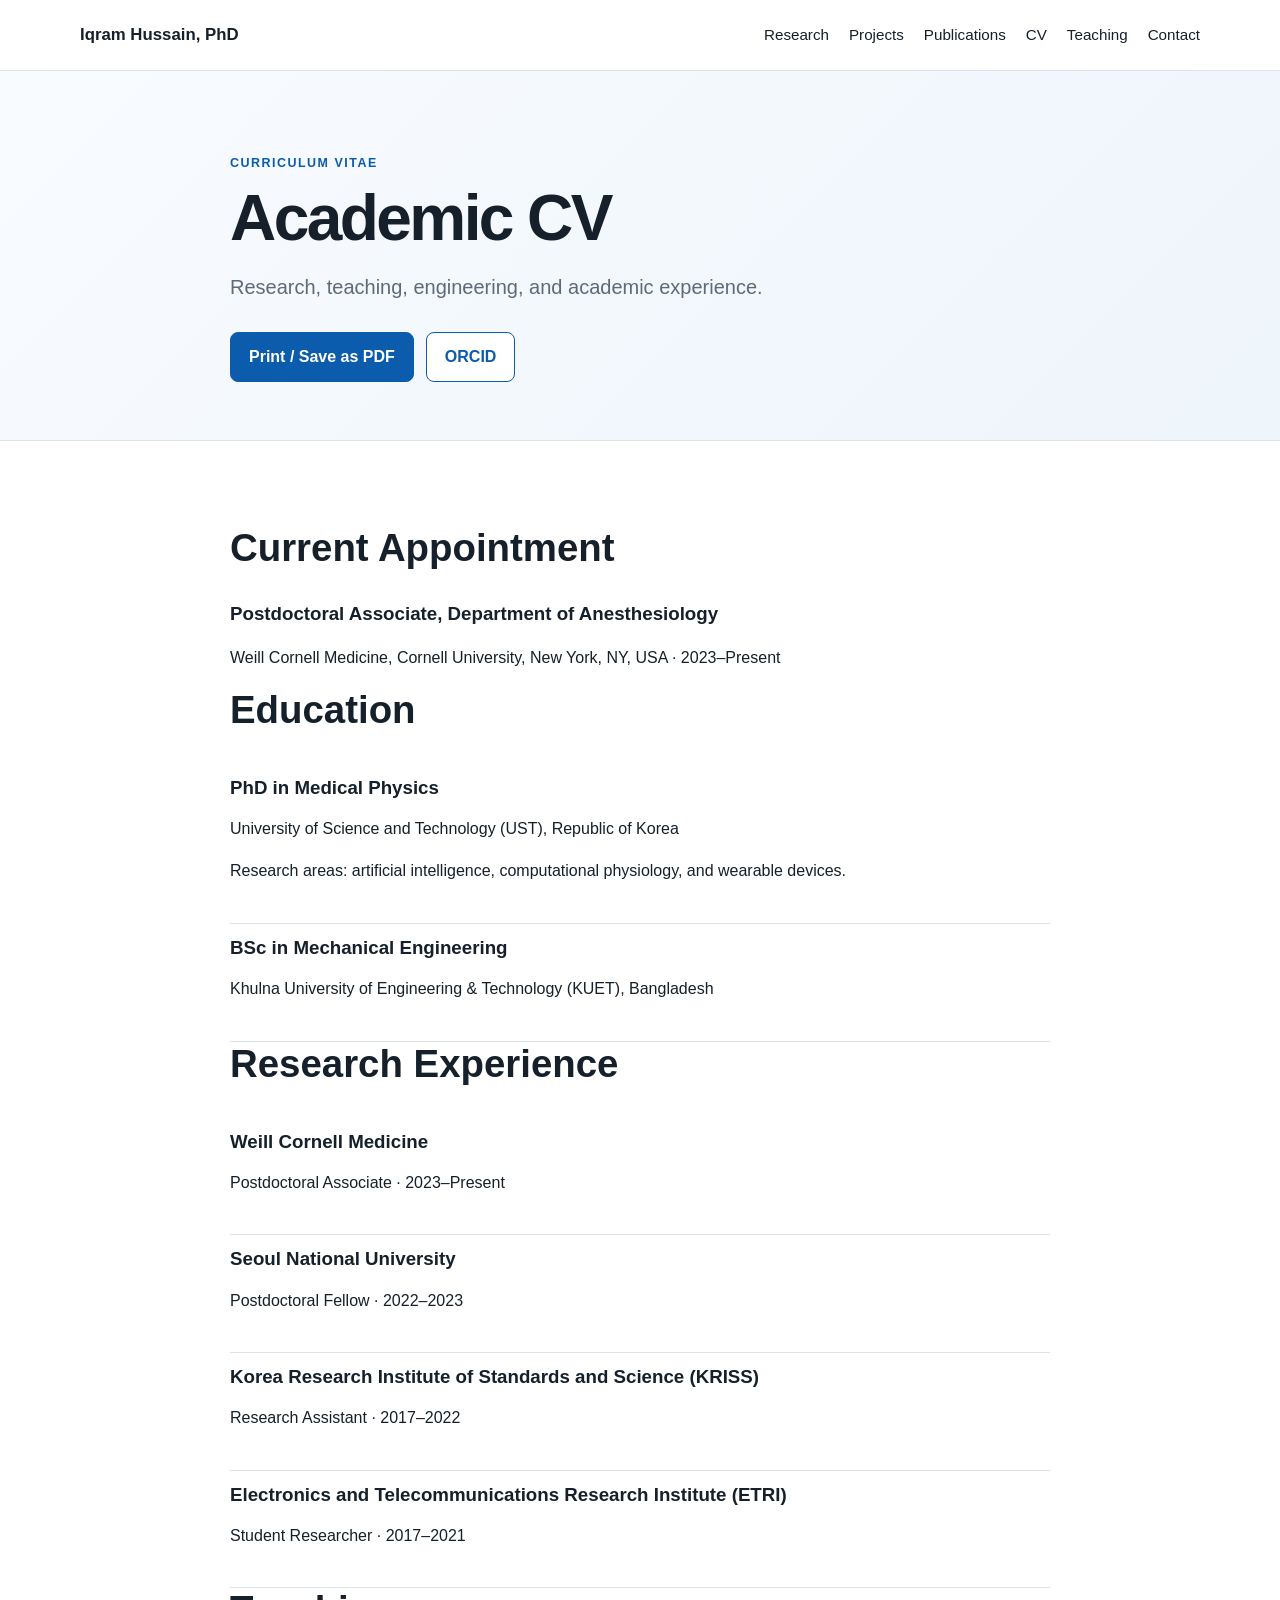
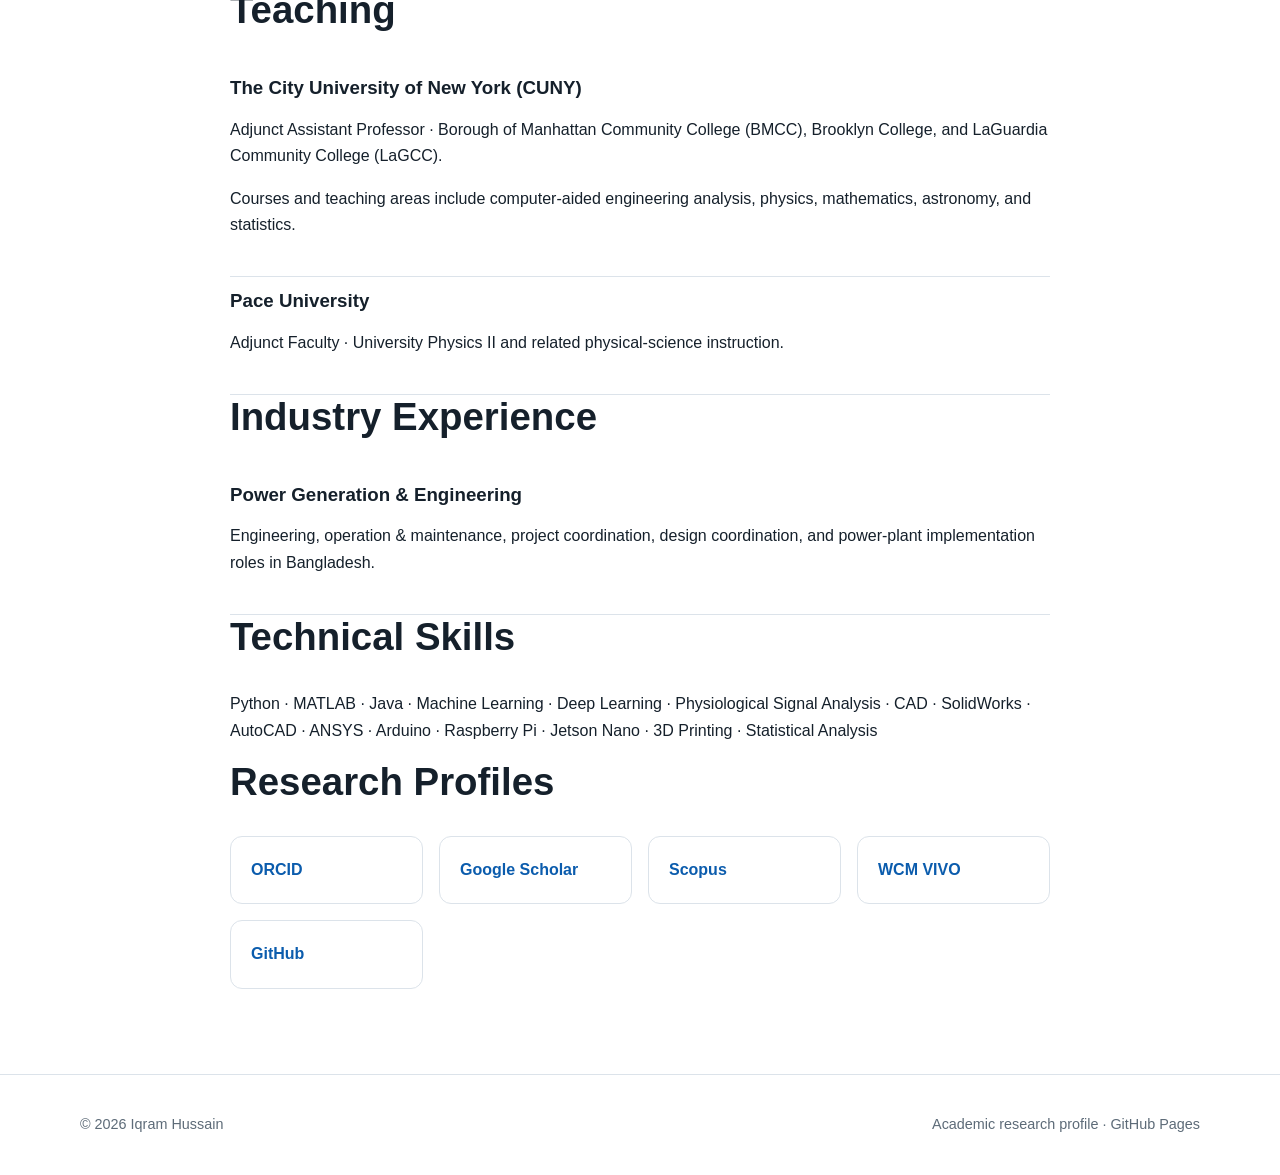
<file: cv.html>
<!DOCTYPE html>
<html lang="en">
<head>
  <meta charset="UTF-8">
  <meta name="viewport" content="width=device-width, initial-scale=1.0">
  <title>Academic CV | Iqram Hussain, PhD</title>
  <meta name="description" content="Academic CV summary for Iqram Hussain, PhD: research, education, teaching, engineering experience, technical skills, publications, and patents.">
  <link rel="canonical" href="https://iqram20.github.io/cv.html">
  <meta property="og:type" content="website">
  <meta property="og:title" content="Academic CV | Iqram Hussain, PhD">
  <meta property="og:description" content="Academic CV summary for Iqram Hussain, PhD: research, education, teaching, engineering experience, technical skills, publications, and patents.">
  <meta property="og:url" content="https://iqram20.github.io/cv.html">
  <meta name="twitter:card" content="summary">
  <link rel="stylesheet" href="style.css">
</head>
<body>
<header class="site-header">
  <div class="container nav-wrap">
    <a class="brand" href="index.html">Iqram Hussain, PhD</a>
    <nav>
      <a href="research.html">Research</a>
      <a href="projects.html">Projects</a>
      <a href="publications.html">Publications</a>
      <a href="cv.html">CV</a>
      <a href="index.html#teaching">Teaching</a>
      <a href="index.html#contact">Contact</a>
    </nav>
  </div>
</header>
<main>
<section class="page-hero"><div class="container narrow"><p class="eyebrow">Curriculum Vitae</p><h1>Academic CV</h1><p class="lead">Research, teaching, engineering, and academic experience.</p><div class="hero-actions"><a class="button primary" href="#" onclick="window.print(); return false;">Print / Save as PDF</a><a class="button secondary" href="https://orcid.org/0000-0001-8346-6938" target="_blank" rel="me noopener">ORCID</a></div></div></section>

<section class="section"><div class="container narrow">
  <h2>Current Appointment</h2>
  <h3>Postdoctoral Associate, Department of Anesthesiology</h3>
  <p>Weill Cornell Medicine, Cornell University, New York, NY, USA · 2023–Present</p>

  <h2>Education</h2>
  <div class="cv-entry"><h3>PhD in Medical Physics</h3><p>University of Science and Technology (UST), Republic of Korea</p><p>Research areas: artificial intelligence, computational physiology, and wearable devices.</p></div>
  <div class="cv-entry"><h3>BSc in Mechanical Engineering</h3><p>Khulna University of Engineering &amp; Technology (KUET), Bangladesh</p></div>

  <h2>Research Experience</h2>
  <div class="cv-entry"><h3>Weill Cornell Medicine</h3><p>Postdoctoral Associate · 2023–Present</p></div>
  <div class="cv-entry"><h3>Seoul National University</h3><p>Postdoctoral Fellow · 2022–2023</p></div>
  <div class="cv-entry"><h3>Korea Research Institute of Standards and Science (KRISS)</h3><p>Research Assistant · 2017–2022</p></div>
  <div class="cv-entry"><h3>Electronics and Telecommunications Research Institute (ETRI)</h3><p>Student Researcher · 2017–2021</p></div>

  <h2>Teaching</h2>
  <div class="cv-entry"><h3>The City University of New York (CUNY)</h3><p>Adjunct Assistant Professor · Borough of Manhattan Community College (BMCC), Brooklyn College, and LaGuardia Community College (LaGCC).</p><p>Courses and teaching areas include computer-aided engineering analysis, physics, mathematics, astronomy, and statistics.</p></div>
  <div class="cv-entry"><h3>Pace University</h3><p>Adjunct Faculty · University Physics II and related physical-science instruction.</p></div>

  <h2>Industry Experience</h2>
  <div class="cv-entry"><h3>Power Generation &amp; Engineering</h3><p>Engineering, operation &amp; maintenance, project coordination, design coordination, and power-plant implementation roles in Bangladesh.</p></div>

  <h2>Technical Skills</h2>
  <p>Python · MATLAB · Java · Machine Learning · Deep Learning · Physiological Signal Analysis · CAD · SolidWorks · AutoCAD · ANSYS · Arduino · Raspberry Pi · Jetson Nano · 3D Printing · Statistical Analysis</p>

  <h2>Research Profiles</h2>
  <div class="profile-grid">
    <a class="profile-tile" href="https://orcid.org/0000-0001-8346-6938" target="_blank" rel="me noopener"><strong>ORCID</strong></a>
    <a class="profile-tile" href="https://scholar.google.com/citations?user=26ocwocAAAAJ&hl=en" target="_blank" rel="noopener"><strong>Google Scholar</strong></a>
    <a class="profile-tile" href="https://www.scopus.com/authid/detail.uri?authorId=57201649041" target="_blank" rel="noopener"><strong>Scopus</strong></a>
    <a class="profile-tile" href="https://vivo.weill.cornell.edu/display/cwid-iqh4001" target="_blank" rel="noopener"><strong>WCM VIVO</strong></a>
    <a class="profile-tile" href="https://github.com/iqram20" target="_blank" rel="noopener"><strong>GitHub</strong></a>
  </div>
</div></section>
</main>
<footer><div class="container footer-wrap"><p>© 2026 Iqram Hussain</p><p>Academic research profile · GitHub Pages</p></div></footer>
</body></html>
</file>
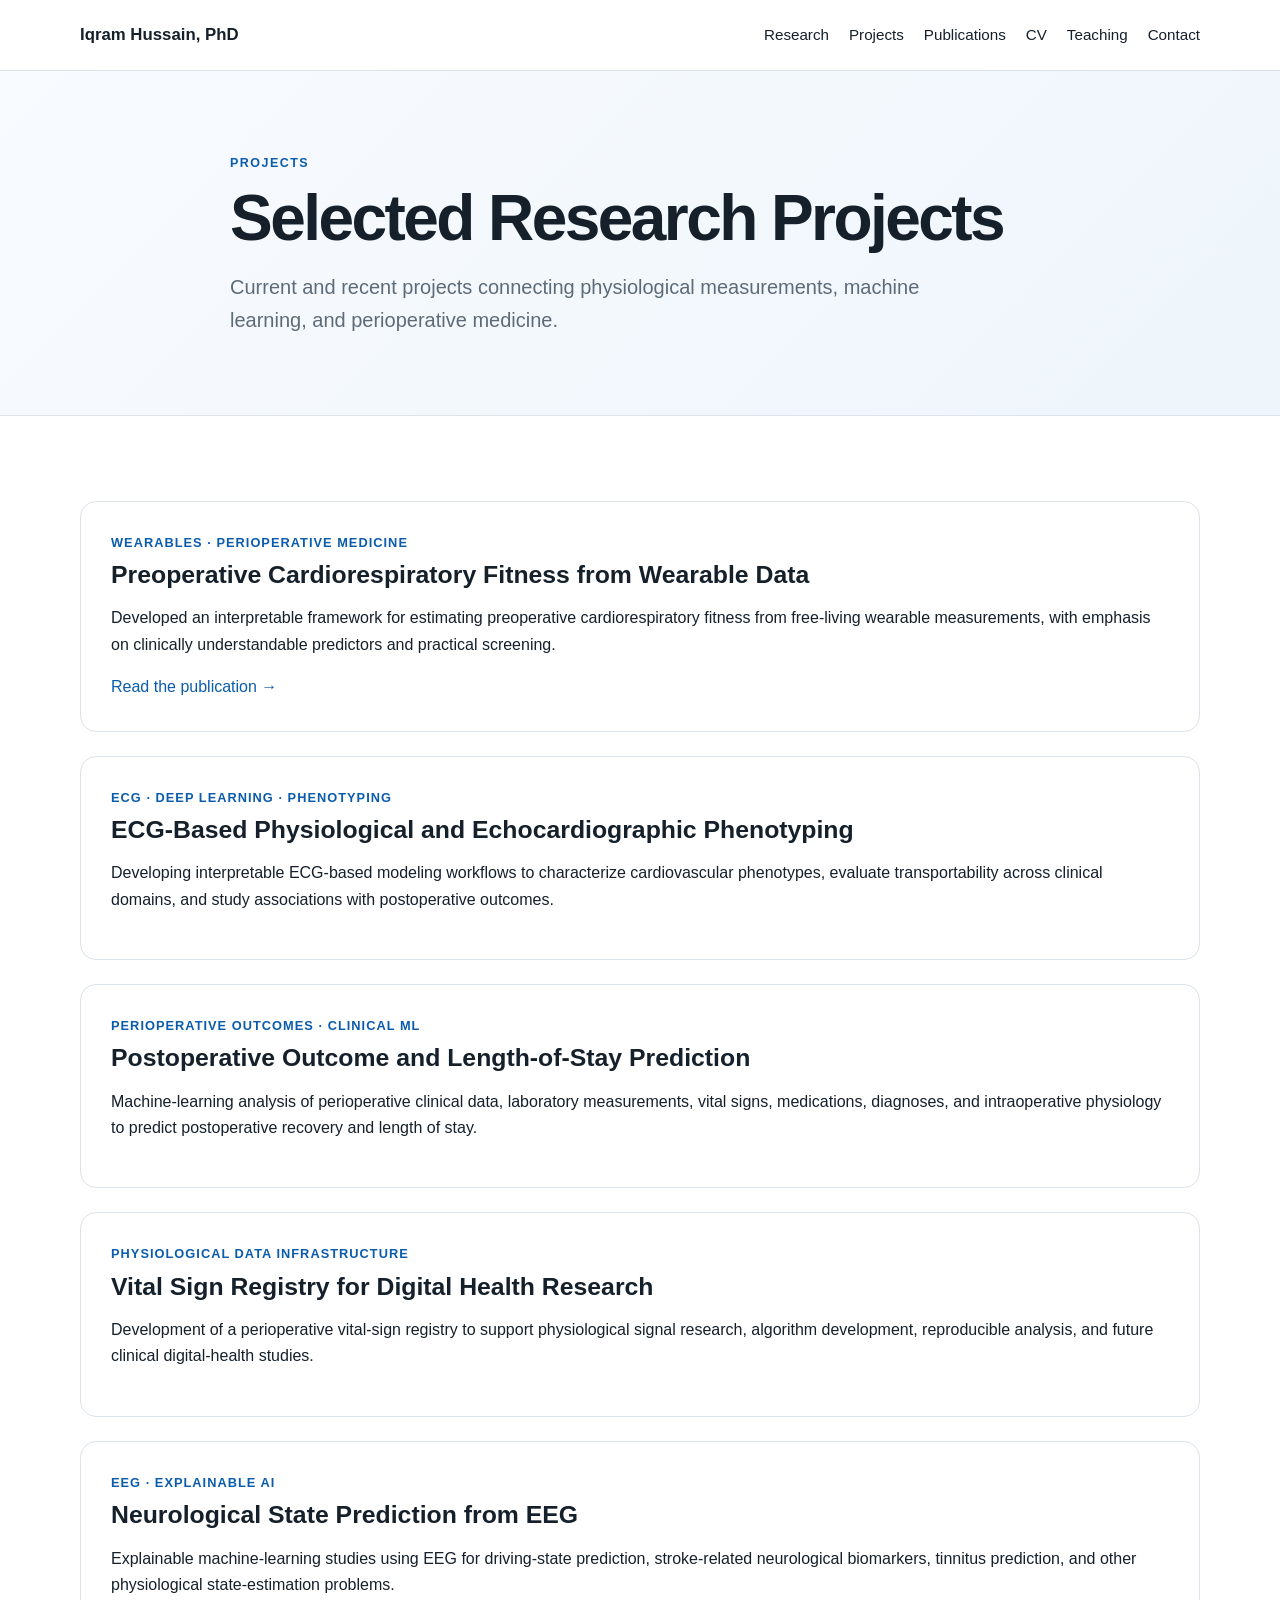
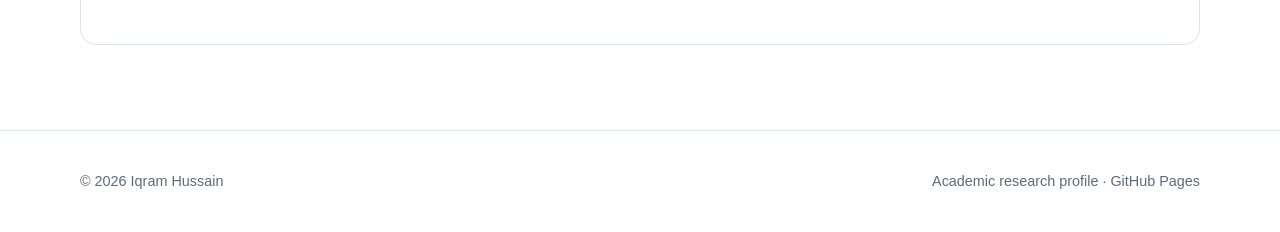
<file: projects.html>
<!DOCTYPE html>
<html lang="en">
<head>
  <meta charset="UTF-8">
  <meta name="viewport" content="width=device-width, initial-scale=1.0">
  <title>Research Projects | Iqram Hussain, PhD</title>
  <meta name="description" content="Selected research projects by Iqram Hussain in wearable cardiorespiratory fitness, ECG and EEG analytics, perioperative outcomes, and clinical physiological data science.">
  <link rel="canonical" href="https://iqram20.github.io/projects.html">
  <meta property="og:type" content="website">
  <meta property="og:title" content="Research Projects | Iqram Hussain, PhD">
  <meta property="og:description" content="Selected research projects by Iqram Hussain in wearable cardiorespiratory fitness, ECG and EEG analytics, perioperative outcomes, and clinical physiological data science.">
  <meta property="og:url" content="https://iqram20.github.io/projects.html">
  <meta name="twitter:card" content="summary">
  <link rel="stylesheet" href="style.css">
</head>
<body>
<header class="site-header">
  <div class="container nav-wrap">
    <a class="brand" href="index.html">Iqram Hussain, PhD</a>
    <nav>
      <a href="research.html">Research</a>
      <a href="projects.html">Projects</a>
      <a href="publications.html">Publications</a>
      <a href="cv.html">CV</a>
      <a href="index.html#teaching">Teaching</a>
      <a href="index.html#contact">Contact</a>
    </nav>
  </div>
</header>
<main>
<section class="page-hero"><div class="container narrow"><p class="eyebrow">Projects</p><h1>Selected Research Projects</h1><p class="lead">Current and recent projects connecting physiological measurements, machine learning, and perioperative medicine.</p></div></section>

<section class="section">
  <div class="container project-list">
    <article class="project-card">
      <p class="project-tag">Wearables · Perioperative Medicine</p>
      <h2>Preoperative Cardiorespiratory Fitness from Wearable Data</h2>
      <p>Developed an interpretable framework for estimating preoperative cardiorespiratory fitness from free-living wearable measurements, with emphasis on clinically understandable predictors and practical screening.</p>
      <a href="https://doi.org/10.1016/j.cmpb.2025.108980" target="_blank" rel="noopener">Read the publication →</a>
    </article>

    <article class="project-card">
      <p class="project-tag">ECG · Deep Learning · Phenotyping</p>
      <h2>ECG-Based Physiological and Echocardiographic Phenotyping</h2>
      <p>Developing interpretable ECG-based modeling workflows to characterize cardiovascular phenotypes, evaluate transportability across clinical domains, and study associations with postoperative outcomes.</p>
    </article>

    <article class="project-card">
      <p class="project-tag">Perioperative Outcomes · Clinical ML</p>
      <h2>Postoperative Outcome and Length-of-Stay Prediction</h2>
      <p>Machine-learning analysis of perioperative clinical data, laboratory measurements, vital signs, medications, diagnoses, and intraoperative physiology to predict postoperative recovery and length of stay.</p>
    </article>

    <article class="project-card">
      <p class="project-tag">Physiological Data Infrastructure</p>
      <h2>Vital Sign Registry for Digital Health Research</h2>
      <p>Development of a perioperative vital-sign registry to support physiological signal research, algorithm development, reproducible analysis, and future clinical digital-health studies.</p>
    </article>

    <article class="project-card">
      <p class="project-tag">EEG · Explainable AI</p>
      <h2>Neurological State Prediction from EEG</h2>
      <p>Explainable machine-learning studies using EEG for driving-state prediction, stroke-related neurological biomarkers, tinnitus prediction, and other physiological state-estimation problems.</p>
    </article>
  </div>
</section>
</main>
<footer><div class="container footer-wrap"><p>© 2026 Iqram Hussain</p><p>Academic research profile · GitHub Pages</p></div></footer>
</body></html>
</file>
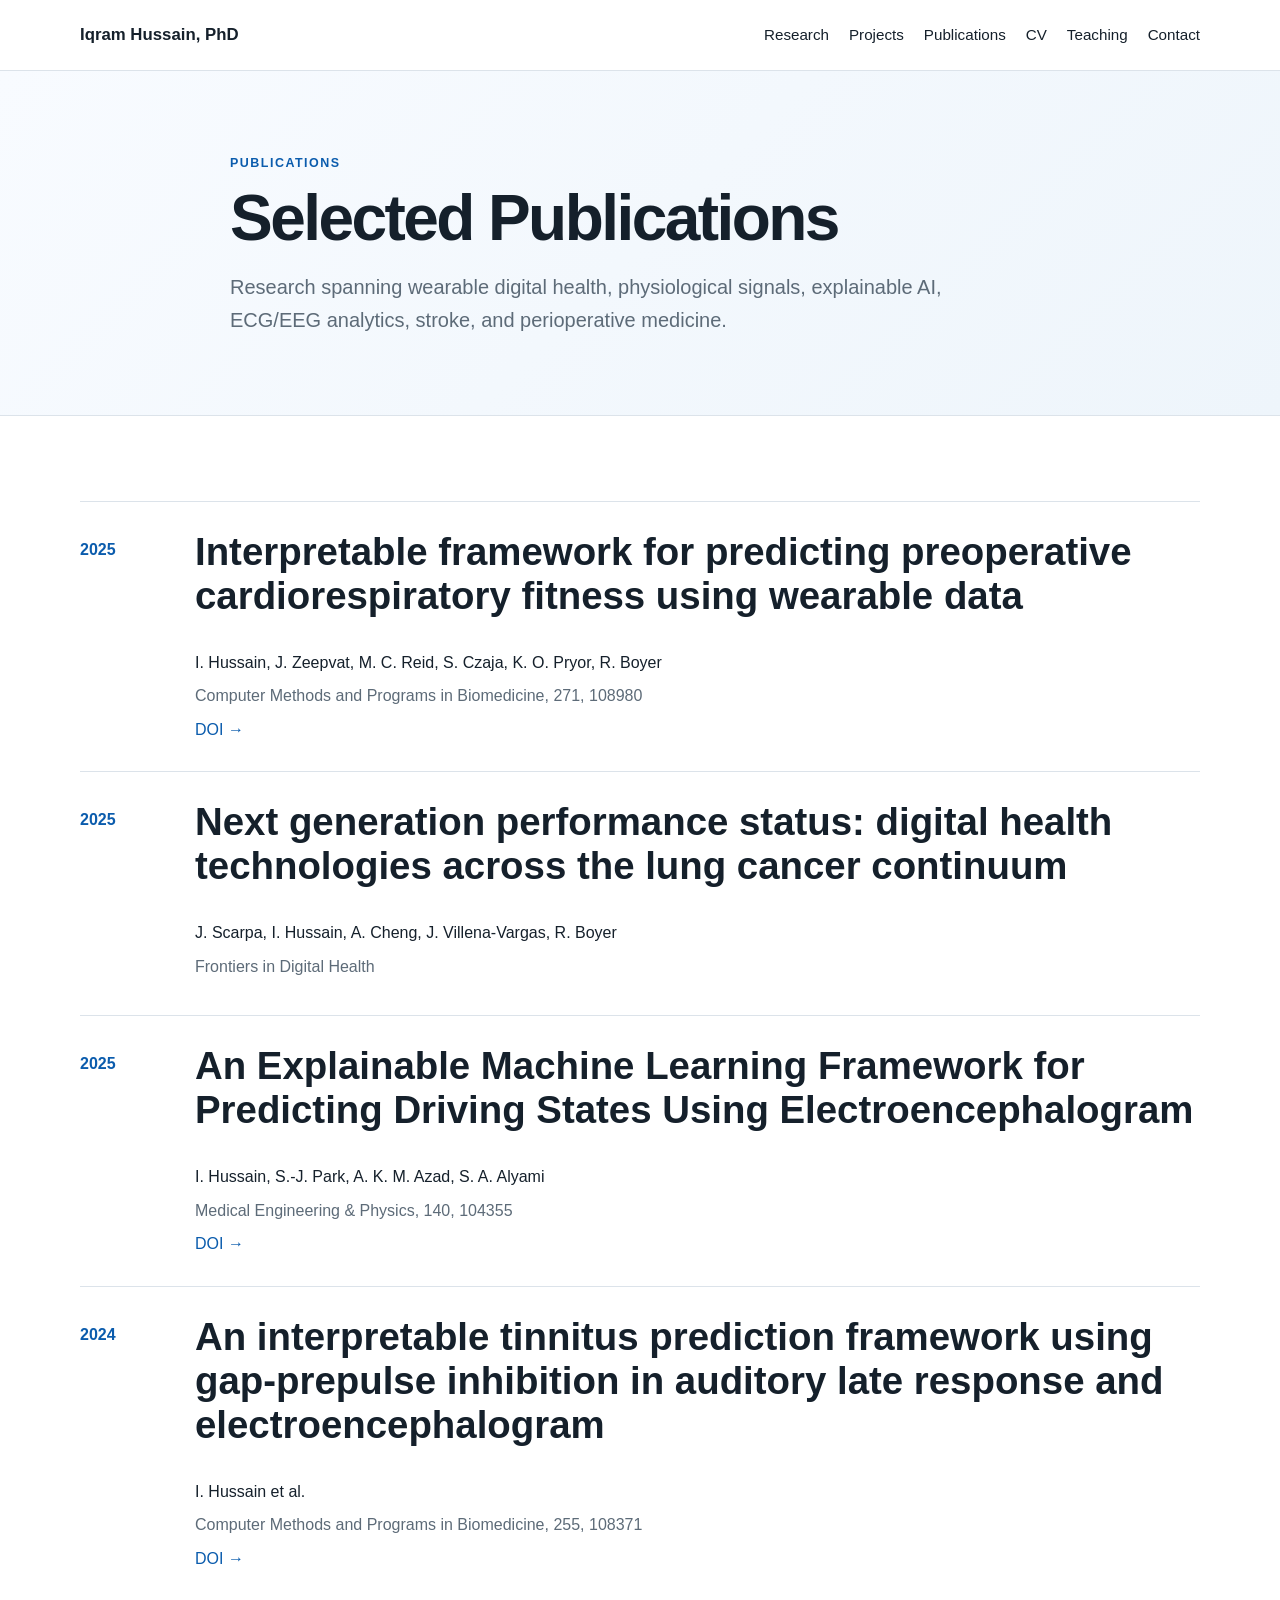
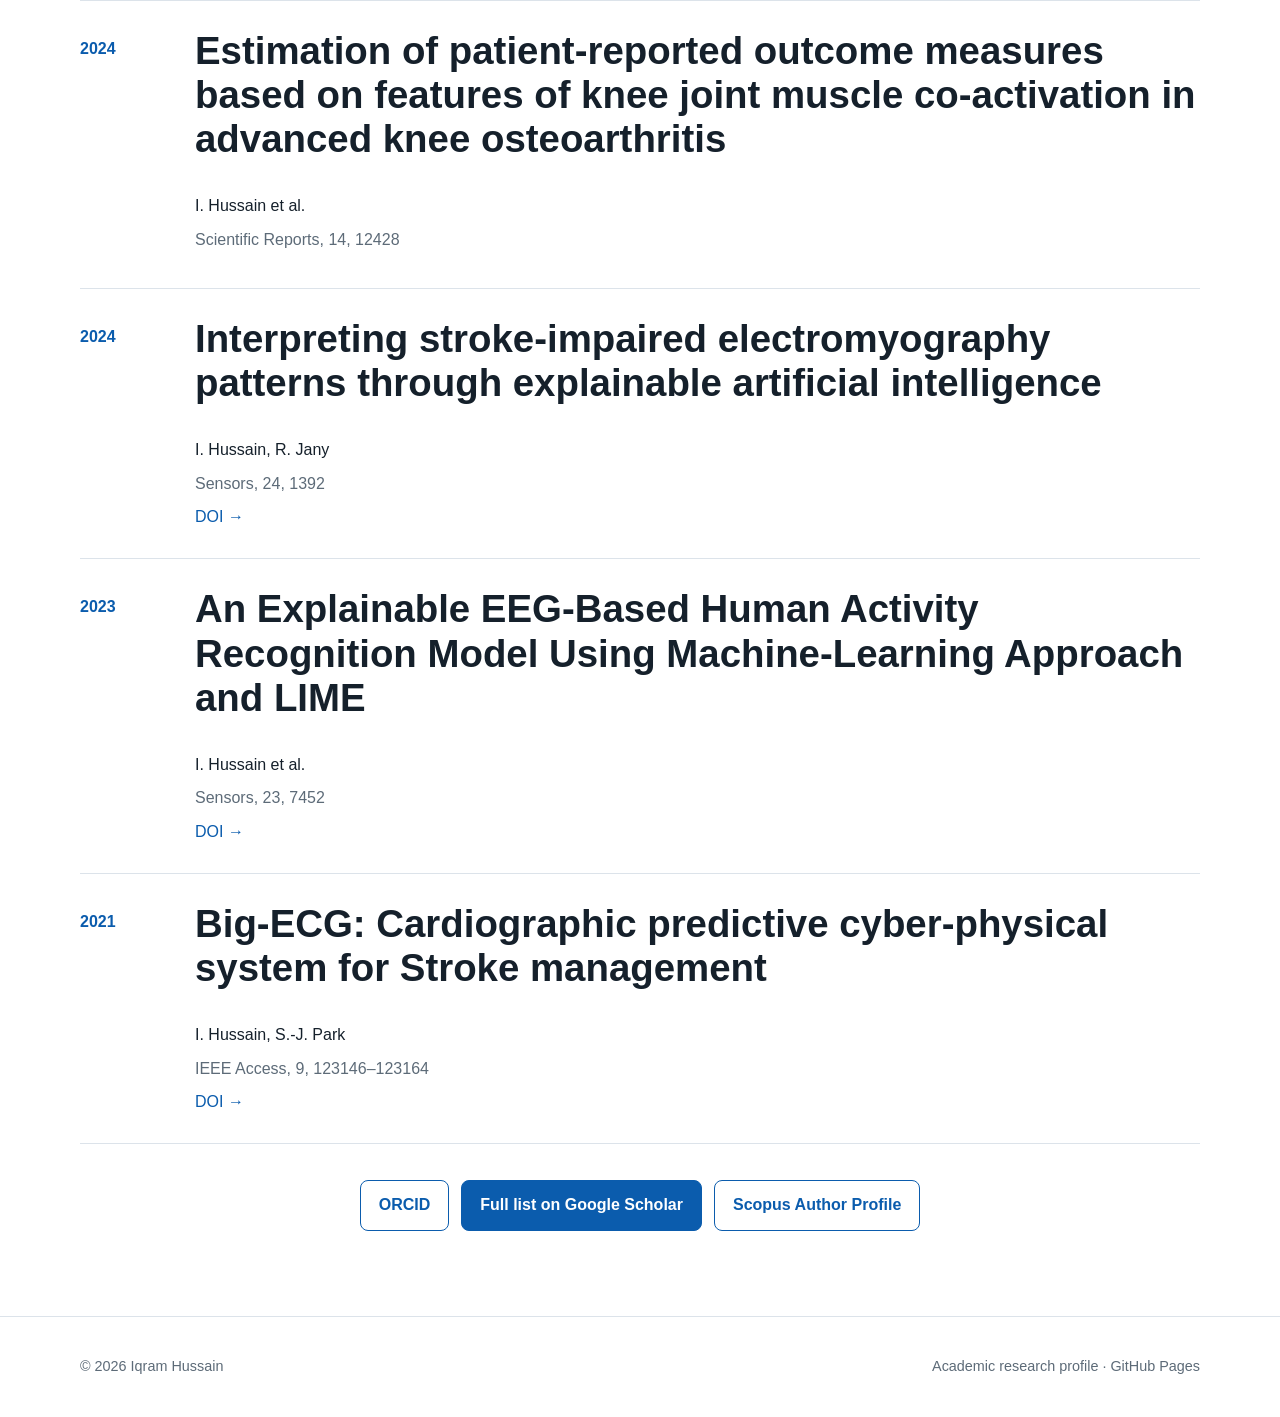
<file: publications.html>
<!DOCTYPE html>
<html lang="en">
<head>
  <meta charset="UTF-8">
  <meta name="viewport" content="width=device-width, initial-scale=1.0">
  <title>Publications | Iqram Hussain, PhD</title>
  <meta name="description" content="Selected publications by Iqram Hussain in wearable digital health, physiological signal analysis, EEG, ECG, stroke, and explainable machine learning.">
  <link rel="canonical" href="https://iqram20.github.io/publications.html">
  <meta property="og:type" content="website">
  <meta property="og:title" content="Publications | Iqram Hussain, PhD">
  <meta property="og:description" content="Selected publications by Iqram Hussain in wearable digital health, physiological signal analysis, EEG, ECG, stroke, and explainable machine learning.">
  <meta property="og:url" content="https://iqram20.github.io/publications.html">
  <meta name="twitter:card" content="summary">
  <link rel="stylesheet" href="style.css">
</head>
<body>
<header class="site-header">
  <div class="container nav-wrap">
    <a class="brand" href="index.html">Iqram Hussain, PhD</a>
    <nav>
      <a href="research.html">Research</a>
      <a href="projects.html">Projects</a>
      <a href="publications.html">Publications</a>
      <a href="cv.html">CV</a>
      <a href="index.html#teaching">Teaching</a>
      <a href="index.html#contact">Contact</a>
    </nav>
  </div>
</header>
<main>
<section class="page-hero"><div class="container narrow"><p class="eyebrow">Publications</p><h1>Selected Publications</h1><p class="lead">Research spanning wearable digital health, physiological signals, explainable AI, ECG/EEG analytics, stroke, and perioperative medicine.</p></div></section>

<section class="section">
<div class="container">
  <div class="publication-list">
    <article class="publication"><p class="publication-year">2025</p><div><h2>Interpretable framework for predicting preoperative cardiorespiratory fitness using wearable data</h2><p>I. Hussain, J. Zeepvat, M. C. Reid, S. Czaja, K. O. Pryor, R. Boyer</p><p class="muted">Computer Methods and Programs in Biomedicine, 271, 108980</p><a href="https://doi.org/10.1016/j.cmpb.2025.108980" target="_blank" rel="noopener">DOI →</a></div></article>

    <article class="publication"><p class="publication-year">2025</p><div><h2>Next generation performance status: digital health technologies across the lung cancer continuum</h2><p>J. Scarpa, I. Hussain, A. Cheng, J. Villena-Vargas, R. Boyer</p><p class="muted">Frontiers in Digital Health</p></div></article>

    <article class="publication"><p class="publication-year">2025</p><div><h2>An Explainable Machine Learning Framework for Predicting Driving States Using Electroencephalogram</h2><p>I. Hussain, S.-J. Park, A. K. M. Azad, S. A. Alyami</p><p class="muted">Medical Engineering &amp; Physics, 140, 104355</p><a href="https://doi.org/10.1016/j.medengphy.2025.104355" target="_blank" rel="noopener">DOI →</a></div></article>

    <article class="publication"><p class="publication-year">2024</p><div><h2>An interpretable tinnitus prediction framework using gap-prepulse inhibition in auditory late response and electroencephalogram</h2><p>I. Hussain et al.</p><p class="muted">Computer Methods and Programs in Biomedicine, 255, 108371</p><a href="https://doi.org/10.1016/j.cmpb.2024.108371" target="_blank" rel="noopener">DOI →</a></div></article>

    <article class="publication"><p class="publication-year">2024</p><div><h2>Estimation of patient-reported outcome measures based on features of knee joint muscle co-activation in advanced knee osteoarthritis</h2><p>I. Hussain et al.</p><p class="muted">Scientific Reports, 14, 12428</p></div></article>

    <article class="publication"><p class="publication-year">2024</p><div><h2>Interpreting stroke-impaired electromyography patterns through explainable artificial intelligence</h2><p>I. Hussain, R. Jany</p><p class="muted">Sensors, 24, 1392</p><a href="https://doi.org/10.3390/s24051392" target="_blank" rel="noopener">DOI →</a></div></article>

    <article class="publication"><p class="publication-year">2023</p><div><h2>An Explainable EEG-Based Human Activity Recognition Model Using Machine-Learning Approach and LIME</h2><p>I. Hussain et al.</p><p class="muted">Sensors, 23, 7452</p><a href="https://doi.org/10.3390/s23177452" target="_blank" rel="noopener">DOI →</a></div></article>

    <article class="publication"><p class="publication-year">2021</p><div><h2>Big-ECG: Cardiographic predictive cyber-physical system for Stroke management</h2><p>I. Hussain, S.-J. Park</p><p class="muted">IEEE Access, 9, 123146–123164</p><a href="https://doi.org/10.1109/ACCESS.2021.3109806" target="_blank" rel="noopener">DOI →</a></div></article>
  </div>

  <div class="center-actions">
    <a class="button secondary" href="https://orcid.org/0000-0001-8346-6938" target="_blank" rel="me noopener">ORCID</a>
    <a class="button primary" href="https://scholar.google.com/citations?user=26ocwocAAAAJ&hl=en" target="_blank" rel="noopener">Full list on Google Scholar</a>
    <a class="button secondary" href="https://www.scopus.com/authid/detail.uri?authorId=57201649041" target="_blank" rel="noopener">Scopus Author Profile</a>
  </div>
</div>
</section>
</main>
<footer><div class="container footer-wrap"><p>© 2026 Iqram Hussain</p><p>Academic research profile · GitHub Pages</p></div></footer>
</body></html>
</file>
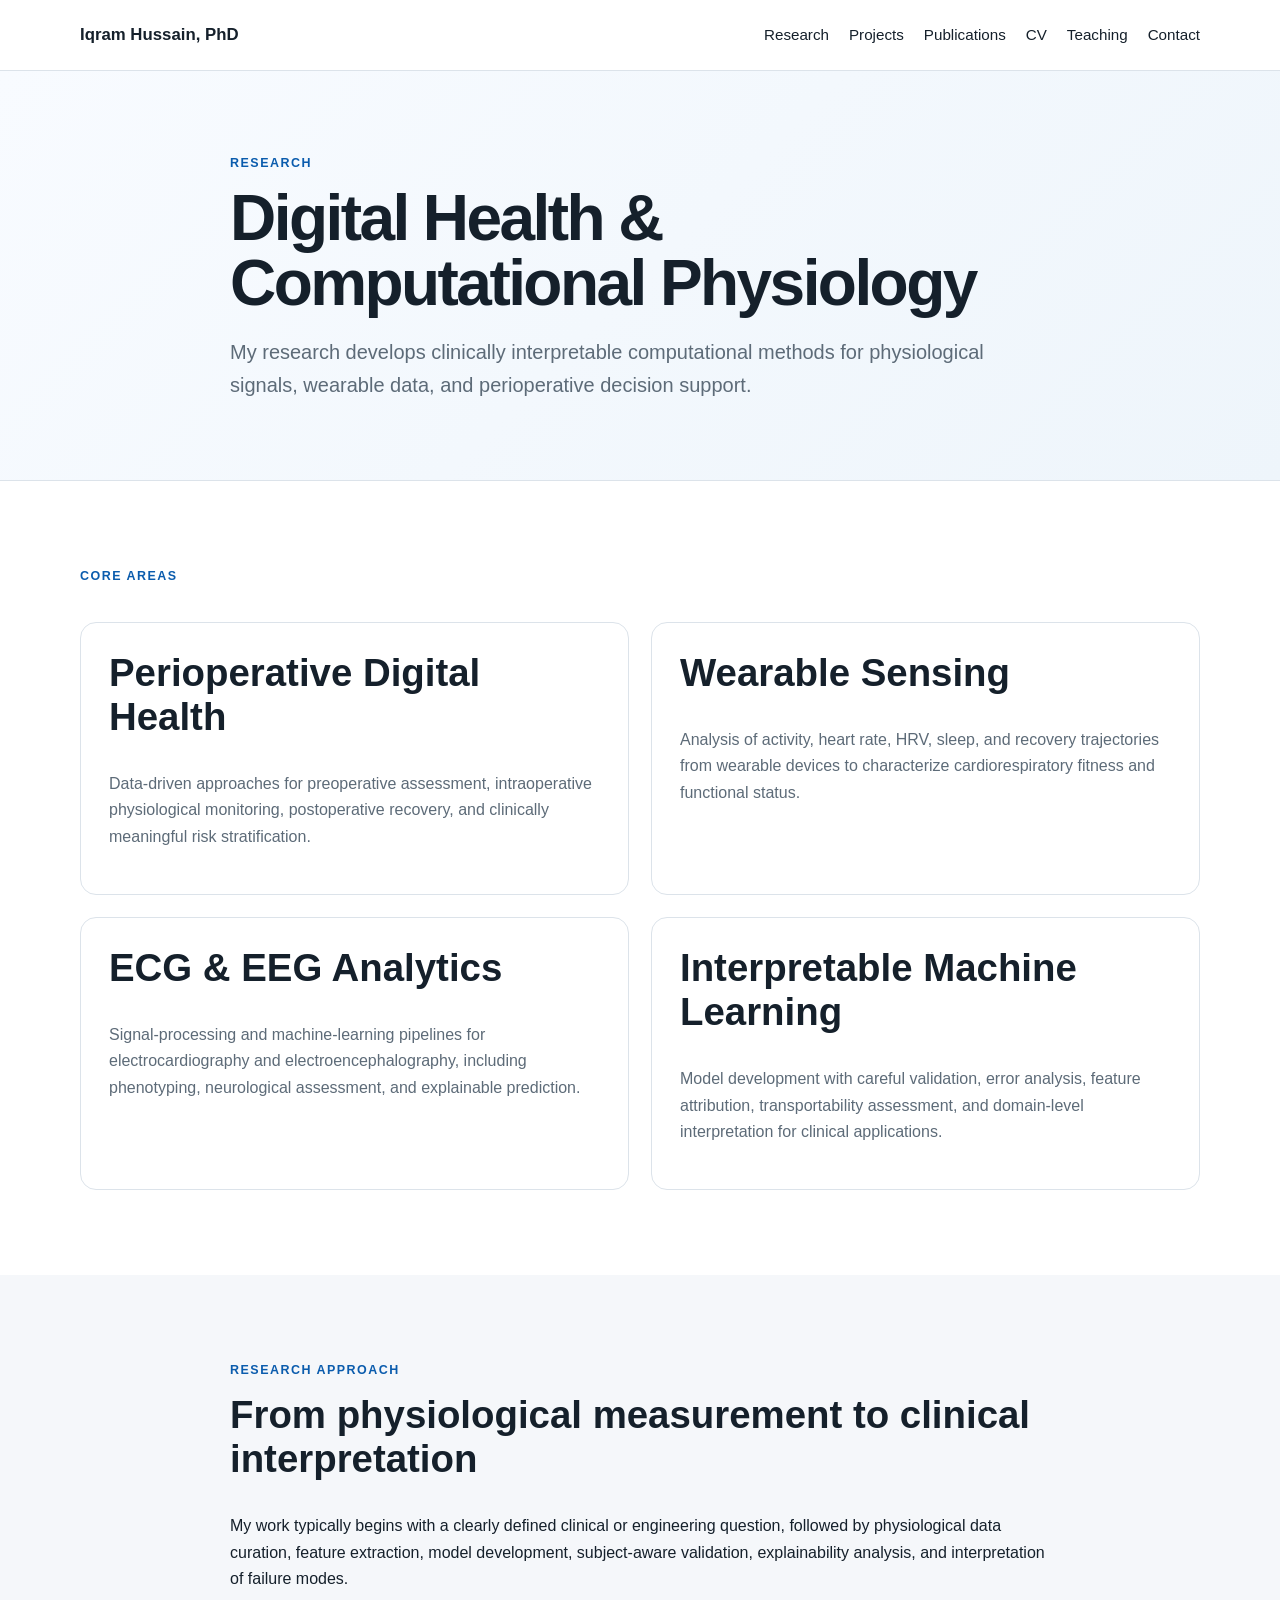
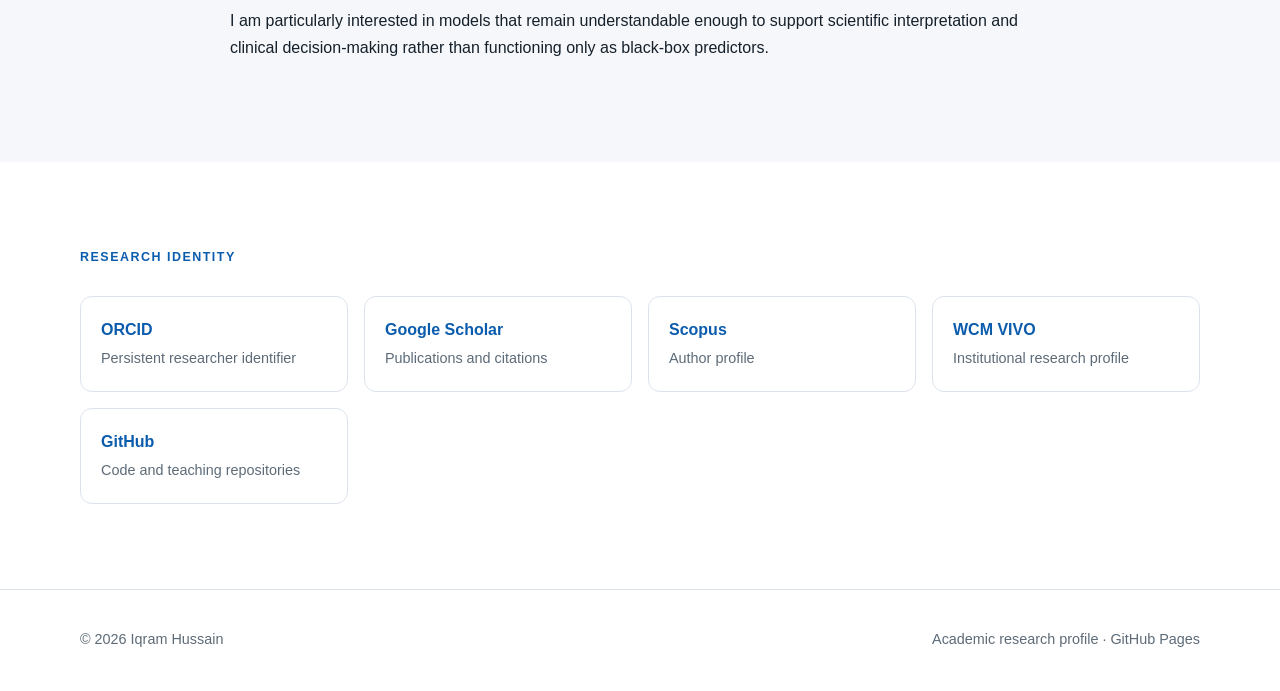
<file: research.html>
<!DOCTYPE html>
<html lang="en">
<head>
  <meta charset="UTF-8">
  <meta name="viewport" content="width=device-width, initial-scale=1.0">
  <title>Research | Iqram Hussain, PhD</title>
  <meta name="description" content="Research of Iqram Hussain, PhD, in perioperative digital health, computational physiology, wearable sensing, ECG/EEG analytics, and interpretable machine learning.">
  <link rel="canonical" href="https://iqram20.github.io/research.html">
  <meta property="og:type" content="website">
  <meta property="og:title" content="Research | Iqram Hussain, PhD">
  <meta property="og:description" content="Research of Iqram Hussain, PhD, in perioperative digital health, computational physiology, wearable sensing, ECG/EEG analytics, and interpretable machine learning.">
  <meta property="og:url" content="https://iqram20.github.io/research.html">
  <meta name="twitter:card" content="summary">
  <link rel="stylesheet" href="style.css">
</head>
<body>
<header class="site-header">
  <div class="container nav-wrap">
    <a class="brand" href="index.html">Iqram Hussain, PhD</a>
    <nav>
      <a href="research.html">Research</a>
      <a href="projects.html">Projects</a>
      <a href="publications.html">Publications</a>
      <a href="cv.html">CV</a>
      <a href="index.html#teaching">Teaching</a>
      <a href="index.html#contact">Contact</a>
    </nav>
  </div>
</header>
<main>
<section class="page-hero">
  <div class="container narrow">
    <p class="eyebrow">Research</p>
    <h1>Digital Health &amp; Computational Physiology</h1>
    <p class="lead">My research develops clinically interpretable computational methods for physiological signals, wearable data, and perioperative decision support.</p>
  </div>
</section>

<section class="section">
  <div class="container">
    <p class="section-label">Core Areas</p>
    <div class="cards">
      <article class="card"><h2>Perioperative Digital Health</h2><p>Data-driven approaches for preoperative assessment, intraoperative physiological monitoring, postoperative recovery, and clinically meaningful risk stratification.</p></article>
      <article class="card"><h2>Wearable Sensing</h2><p>Analysis of activity, heart rate, HRV, sleep, and recovery trajectories from wearable devices to characterize cardiorespiratory fitness and functional status.</p></article>
      <article class="card"><h2>ECG &amp; EEG Analytics</h2><p>Signal-processing and machine-learning pipelines for electrocardiography and electroencephalography, including phenotyping, neurological assessment, and explainable prediction.</p></article>
      <article class="card"><h2>Interpretable Machine Learning</h2><p>Model development with careful validation, error analysis, feature attribution, transportability assessment, and domain-level interpretation for clinical applications.</p></article>
    </div>
  </div>
</section>

<section class="section alt">
  <div class="container narrow">
    <p class="section-label">Research Approach</p>
    <h2>From physiological measurement to clinical interpretation</h2>
    <p>My work typically begins with a clearly defined clinical or engineering question, followed by physiological data curation, feature extraction, model development, subject-aware validation, explainability analysis, and interpretation of failure modes.</p>
    <p>I am particularly interested in models that remain understandable enough to support scientific interpretation and clinical decision-making rather than functioning only as black-box predictors.</p>
  </div>
</section>

<section class="section">
  <div class="container">
    <p class="section-label">Research Identity</p>
    <div class="profile-grid">
      <a class="profile-tile" href="https://orcid.org/0000-0001-8346-6938" target="_blank" rel="me noopener"><strong>ORCID</strong><span>Persistent researcher identifier</span></a>
      <a class="profile-tile" href="https://scholar.google.com/citations?user=26ocwocAAAAJ&hl=en" target="_blank" rel="noopener"><strong>Google Scholar</strong><span>Publications and citations</span></a>
      <a class="profile-tile" href="https://www.scopus.com/authid/detail.uri?authorId=57201649041" target="_blank" rel="noopener"><strong>Scopus</strong><span>Author profile</span></a>
      <a class="profile-tile" href="https://vivo.weill.cornell.edu/display/cwid-iqh4001" target="_blank" rel="noopener"><strong>WCM VIVO</strong><span>Institutional research profile</span></a>
      <a class="profile-tile" href="https://github.com/iqram20" target="_blank" rel="noopener"><strong>GitHub</strong><span>Code and teaching repositories</span></a>
    </div>
  </div>
</section>
</main>
<footer><div class="container footer-wrap"><p>© 2026 Iqram Hussain</p><p>Academic research profile · GitHub Pages</p></div></footer>
</body></html>
</file>
<file: style.css>
:root {
  --bg: #ffffff;
  --surface: #f5f7fa;
  --text: #15202b;
  --muted: #5d6b78;
  --accent: #0b5cad;
  --accent-dark: #07447f;
  --border: #dce3ea;
  --max: 1120px;
}

* {
  box-sizing: border-box;
}

html {
  scroll-behavior: smooth;
}

body {
  margin: 0;
  font-family: Arial, Helvetica, sans-serif;
  line-height: 1.65;
  color: var(--text);
  background: var(--bg);
}

a {
  color: var(--accent);
  text-decoration: none;
}

a:hover {
  text-decoration: underline;
}

.container {
  width: min(92%, var(--max));
  margin: 0 auto;
}

.narrow {
  max-width: 820px;
}

.site-header {
  position: sticky;
  top: 0;
  z-index: 20;
  background: rgba(255,255,255,0.96);
  border-bottom: 1px solid var(--border);
}

.nav-wrap {
  min-height: 70px;
  display: flex;
  align-items: center;
  justify-content: space-between;
  gap: 24px;
}

.brand {
  color: var(--text);
  font-size: 1.05rem;
  font-weight: 700;
}

nav {
  display: flex;
  flex-wrap: wrap;
  gap: 20px;
}

nav a {
  color: var(--text);
  font-size: 0.95rem;
}

.hero {
  padding: 100px 0 85px;
  background: linear-gradient(135deg, #f8fbff 0%, #eef5fb 100%);
}

.hero-grid {
  display: grid;
  grid-template-columns: 1.7fr 1fr;
  gap: 60px;
  align-items: center;
}

.eyebrow,
.section-label {
  margin: 0 0 12px;
  font-size: 0.78rem;
  font-weight: 700;
  letter-spacing: 0.12em;
  text-transform: uppercase;
  color: var(--accent);
}

h1 {
  margin: 0 0 20px;
  font-size: clamp(2.8rem, 6vw, 5rem);
  line-height: 1.02;
  letter-spacing: -0.04em;
}

h2 {
  margin-top: 0;
  font-size: clamp(2rem, 3vw, 2.8rem);
  line-height: 1.15;
}

h3 {
  margin-top: 0;
  line-height: 1.3;
}

.lead {
  max-width: 760px;
  font-size: 1.25rem;
  color: var(--muted);
}

.hero-card,
.card {
  background: #fff;
  border: 1px solid var(--border);
  border-radius: 16px;
}

.hero-card {
  padding: 30px;
  box-shadow: 0 18px 50px rgba(30, 64, 90, 0.08);
}

.hero-card ul {
  padding-left: 20px;
  margin-bottom: 0;
}

.hero-actions,
.contact-links,
.profile-links {
  display: flex;
  flex-wrap: wrap;
  gap: 12px;
  margin-top: 28px;
}

.button {
  display: inline-block;
  padding: 11px 18px;
  border-radius: 8px;
  font-weight: 700;
  border: 1px solid var(--accent);
}

.button:hover {
  text-decoration: none;
}

.button.primary {
  background: var(--accent);
  color: white;
}

.button.primary:hover {
  background: var(--accent-dark);
}

.button.secondary {
  background: white;
  color: var(--accent);
}

.profile-links a {
  font-weight: 700;
}

.section {
  padding: 85px 0;
}

.section.alt {
  background: var(--surface);
}

.cards {
  display: grid;
  grid-template-columns: repeat(2, minmax(0, 1fr));
  gap: 22px;
  margin-top: 35px;
}

.card {
  padding: 28px;
}

.card p {
  color: var(--muted);
}

.publication {
  display: grid;
  grid-template-columns: 90px 1fr;
  gap: 25px;
  padding: 28px 0;
  border-top: 1px solid var(--border);
  border-bottom: 1px solid var(--border);
}

.publication-year {
  margin: 3px 0;
  font-weight: 700;
  color: var(--accent);
}

.publication h3 {
  margin-bottom: 8px;
}

.publication p {
  margin: 7px 0;
}

.muted,
.section-note {
  color: var(--muted);
}

.section-note {
  margin-top: 28px;
}

.contact-section {
  text-align: center;
}

.contact-links {
  justify-content: center;
}

footer {
  border-top: 1px solid var(--border);
  padding: 24px 0;
  color: var(--muted);
  font-size: 0.9rem;
}

.footer-wrap {
  display: flex;
  justify-content: space-between;
  gap: 20px;
}

@media (max-width: 760px) {
  .nav-wrap,
  .footer-wrap {
    flex-direction: column;
    align-items: flex-start;
    padding: 15px 0;
  }

  .hero-grid,
  .cards,
  .publication {
    grid-template-columns: 1fr;
  }

  .hero {
    padding-top: 70px;
  }

  nav {
    gap: 12px 16px;
  }
}


.timeline {
  margin: 36px 0 48px;
  border-top: 1px solid var(--border);
}

.timeline-item {
  display: grid;
  grid-template-columns: 140px 1fr;
  gap: 28px;
  padding: 26px 0;
  border-bottom: 1px solid var(--border);
}

.timeline-date {
  margin: 2px 0 0;
  font-weight: 700;
  color: var(--accent);
}

.timeline-item h3 {
  margin-bottom: 6px;
}

.timeline-item p {
  margin-top: 6px;
}

.experience-cards {
  margin-top: 12px;
}

@media (max-width: 760px) {
  .timeline-item {
    grid-template-columns: 1fr;
    gap: 6px;
  }
}


.page-hero {
  padding: 82px 0 58px;
  background: linear-gradient(135deg, #f8fbff 0%, #eef5fb 100%);
  border-bottom: 1px solid var(--border);
}

.page-hero h1 {
  font-size: clamp(2.5rem, 5vw, 4.2rem);
  margin-bottom: 18px;
}

.profile-grid {
  display: grid;
  grid-template-columns: repeat(4, minmax(0,1fr));
  gap: 16px;
  margin-top: 28px;
}

.profile-tile {
  display: flex;
  flex-direction: column;
  gap: 4px;
  padding: 20px;
  border: 1px solid var(--border);
  border-radius: 12px;
  background: #fff;
}

.profile-tile span {
  color: var(--muted);
  font-size: 0.9rem;
}

.project-list {
  display: grid;
  gap: 24px;
}

.project-card {
  padding: 30px;
  border: 1px solid var(--border);
  border-radius: 16px;
  background: #fff;
}

.project-card h2 {
  font-size: 1.55rem;
  margin-bottom: 10px;
}

.project-tag {
  margin: 0 0 8px;
  color: var(--accent);
  font-weight: 700;
  font-size: 0.8rem;
  text-transform: uppercase;
  letter-spacing: 0.08em;
}

.publication-list .publication + .publication {
  border-top: 0;
}

.center-actions {
  display: flex;
  justify-content: center;
  flex-wrap: wrap;
  gap: 12px;
  margin-top: 36px;
}

.cv-entry {
  padding: 12px 0 22px;
  border-bottom: 1px solid var(--border);
}

.cv-entry h3 {
  margin-bottom: 4px;
}

@media (max-width: 900px) {
  .profile-grid {
    grid-template-columns: repeat(2, minmax(0,1fr));
  }
}

@media (max-width: 560px) {
  .profile-grid {
    grid-template-columns: 1fr;
  }
}

.hero-profile {
  display: flex;
  gap: 24px;
  align-items: flex-start;
}

.profile-photo {
  width: 118px;
  height: 118px;
  border-radius: 50%;
  object-fit: cover;
  border: 4px solid #fff;
  box-shadow: 0 10px 30px rgba(30,64,90,0.14);
  flex: 0 0 auto;
}

@media (max-width: 760px) {
  .hero-profile {
    flex-direction: column;
  }

  .profile-photo {
    width: 104px;
    height: 104px;
  }
}

@media print {
  .site-header,
  footer,
  .hero-actions {
    display: none !important;
  }

  .page-hero,
  .section,
  .section.alt {
    background: white !important;
    padding: 24px 0 !important;
  }

  body {
    font-size: 11pt;
  }

  a {
    color: black;
    text-decoration: none;
  }
}
</file>
